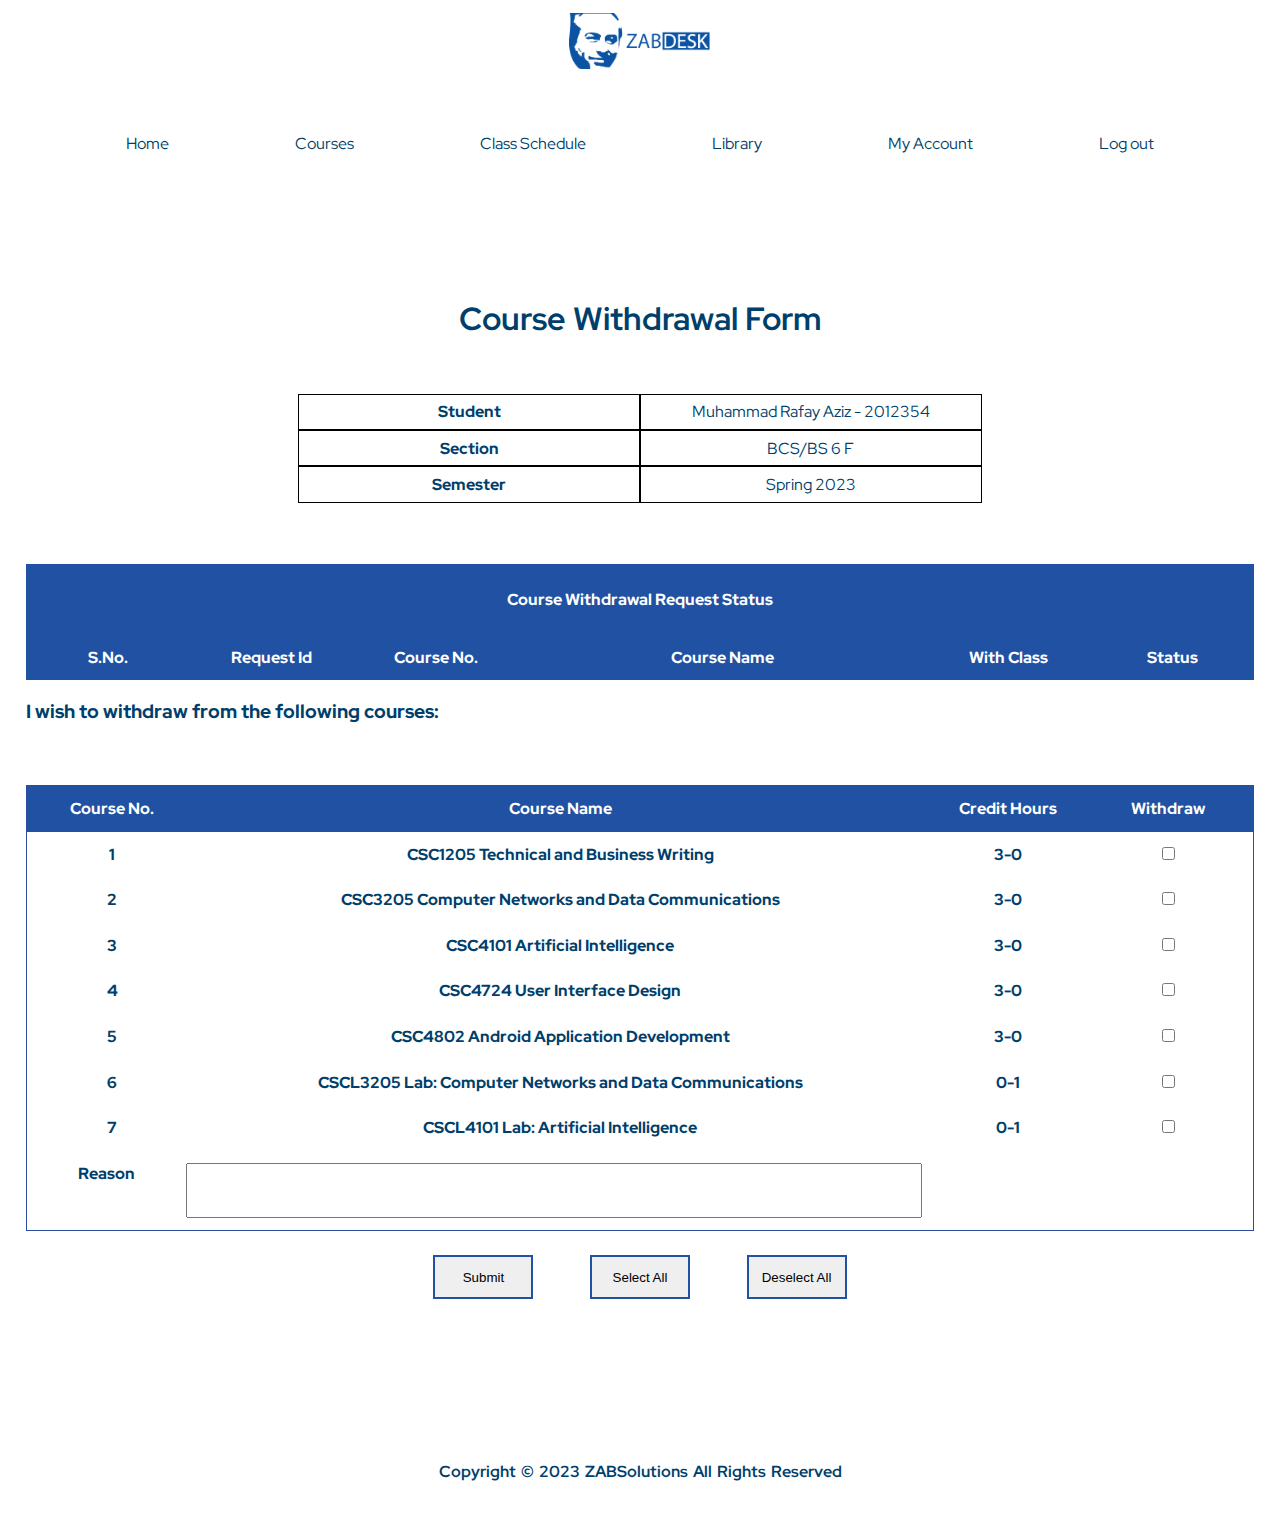
<file: Course-Withdrawal-page/index.html>
<!DOCTYPE html>
<html lang="en">

<head>
    <meta charset="UTF-8">
    <meta http-equiv="X-UA-Compatible" content="IE=edge">
    <meta name="viewport" content="width=device-width, initial-scale=1.0">
    <title>Home</title>
    <link rel="stylesheet" href="style.css">
    <link rel="preconnect" href="https://fonts.gstatic.com" crossorigin>
    <link href="https://fonts.googleapis.com/css2?family=Red+Hat+Display:wght@300;400;500;600;700;800;900&display=swap"
        rel="stylesheet">
    <script defer src="main.js"></script>
</head>

<body>
    <div class="main-container">

        <header> <img src="szabist logo.png" alt=""> </header>


        <div class="hamburger" onclick="change()">
            <div class="patty"></div>
            <div class="patty"></div>
            <div class="patty"></div>
        </div>

        <div class="side">
            <ul class="side-menu">

                <li id="option-1"> <a href="../Home-page/index.html">Home</a></li>

                <li class="side-menu-li" id="option-2">Courses
                    <ul class="DropDownMenus" id="DropDownMenus_1">
                        <li class="DDM"><a href="#"> Course Registration </a></li>
                        <li class="DDM"><a href="#"> Current Semester </a></li>
                        <li class="DDM"><a href="#"> Previous Semester </a></li>
                        <li class="DDM"><a href="#"> Printing Report </a></li>
                        <li class="DDM"><a href="../Course-Withdrawal-page/index.html"> Course withdrawal </a></li>
                        <li class="DDM"><a href="#"> Course Improvement </a></li>
                        <li class="DDM"><a href="#"> Semester Result </a></li>
                    </ul>
                </li>

                <li class="side-menu-li" id="option-3 "> Class Schedule
                    <ul class="DropDownMenus" id="DropDownMenus_2">
                        <li class="DDM"><a href="#"> Current Week Schedule </a></li>
                        <li class="DDM"><a href="#"> Advance Week Schedule </a></li>
                        <li class="DDM"><a href="#"> Class Schedule </a></li>
                        <li class="DDM"><a href="#"> Exam Schedule </a></li>
                        <li class="DDM"><a href="#"> Daily Class Schedule </a></li>

                    </ul>
                </li>

                <li class="side-menu-li" id="option-4">Library
                    <ul class="DropDownMenus" id="DropDownMenus_3">
                        <li class="DDM"><a href="#"> Library Books Issued</a></li>
                        <li class="DDM"><a href="#"> Library Card Request </a></li>

                    </ul>
                </li>

                <li class="side-menu-li" id="option-5">My Account
                    <ul class="DropDownMenus" id="DropDownMenus_4">
                        <li class="DDM"><a href="#"> Change Password </a></li>
                        <li class="DDM"><a href="#"> Profile Documents</a></li>
                        <li class="DDM"><a href="#"> ID Card Request </a></li>
                        <li class="DDM"><a href="#"> Change Profile Request </a></li>
                    </ul>
                </li>

                <li id="option-6"><a href="../login page/index.html"> Log out</a></li>

            </ul>
        </div>

        <nav>
            <ul class="navigation">
                <li id="li-1"><a href="../Home-page/index.html">Home</a> </li>

                <li class="nav-li" class="nav-li" id="li-2"><a href="#">Courses</a>
                    <ul class="DropDownMenu" id="DropDownMenu_1">
                        <li class="DDM"><a href="#"> Course Registration </a></li>
                        <li class="DDM"><a href="#"> Current Semester </a></li>
                        <li class="DDM"><a href="#"> Previous Semester </a></li>
                        <li class="DDM"><a href="#"> Printing Report </a></li>
                        <li class="DDM"><a href="../Course-Withdrawal-page/index.html"> Course withdrawal </a></li>
                        <li class="DDM"><a href="#"> Course Improvement </a></li>
                        <li class="DDM"><a href="#"> Semester Result </a></li>
                    </ul>
                </li>

                <li class="nav-li" id="li-3"> <a href="#">Class&nbsp;Schedule</a>
                    <ul class="DropDownMenu" id="DropDownMenu_2">
                        <li class="DDM"><a href="#"> Current Week Schedule </a></li>
                        <li class="DDM"><a href="#"> Advance Week Schedule </a></li>
                        <li class="DDM"><a href="#"> Class Schedule </a></li>
                        <li class="DDM"><a href="#"> Exam Schedule </a></li>
                        <li class="DDM"><a href="#"> Daily Class Schedule </a></li>

                    </ul>
                </li>

                <li class="nav-li" id="li-4"><a href="#">Library</a>
                    <ul class="DropDownMenu" id="DropDownMenu_3">
                        <li class="DDM"><a href="#"> Library Books Issued</a></li>
                        <li class="DDM"><a href="#"> Library Card Request </a></li>
                    </ul>
                </li>

                <li class="nav-li" id="li-5"> <a href="#">My Account</a>
                    <ul class="DropDownMenu" id="DropDownMenu_4">
                        <li class="DDM"><a href="#"> Change Password </a></li>
                        <li class="DDM"><a href="#"> Profile Documents</a></li>
                        <li class="DDM"><a href="#"> ID Card Request </a></li>
                        <li class="DDM"><a href="#"> Change Profile Request </a></li>

                    </ul>
                </li>

                <li id="li-6"> <a href="../login page/index.html"> Log out</a> </li>
            </ul>
            </ul>
        </nav>

        <!-- ----------------------------------(start)---------------------------------->
        <!-- (Write your code here) -->

        <form class="forms" action="#">

            <h5 class="purpose"> Course Withdrawal Form</h5>
            <div class="info">
                <span class="student">
                    <span>Student</span>
                    <span> Muhammad Rafay Aziz - 2012354 </span>
                </span>
                <span class="section">
                    <span>Section</span>
                    <span> BCS/BS 6 F</span>
                </span>
                <span class="semester">
                    <span>Semester</span>
                    <span> Spring 2023 </span>
                </span>
            </div>


            <div class="request-status-heading top-headings" >Course Withdrawal Request Status</div>

            <div class="request-status top-headings">
                <span>S.No.</span>
                <span>Request Id</span>
                <span>Course No.</span>
                <span>Course Name</span>
                <span>With Class</span>
                <span>Status</span>
            </div>

            <div class="request-status-of-courses ">
                <span class="SNo"></span>
                <span class="RId"> </span>
                <span class="CNo"> </span>
                <span class="CName"> </span>
                <span class="WClass"></span>
                <span class="St"></span>
            </div>

            <div class="request-status-of-courses ">
                <span class="SNo"></span>
                <span class="RId"> </span>
                <span class="CNo"> </span>
                <span class="CName"> </span>
                <span class="WClass"></span>
                <span class="St"></span>
            </div>

            <div class="request-status-of-courses ">
                <span class="SNo"></span>
                <span class="RId"> </span>
                <span class="CNo"> </span>
                <span class="CName"> </span>
                <span class="WClass"></span>
                <span class="St"></span>
            </div>

            <div class="request-status-of-courses ">
                <span class="SNo"></span>
                <span class="RId"> </span>
                <span class="CNo"> </span>
                <span class="CName"> </span>
                <span class="WClass"></span>
                <span class="St"></span>
            </div>

            <div class="request-status-of-courses ">
                <span class="SNo"></span>
                <span class="RId"> </span>
                <span class="CNo"> </span>
                <span class="CName"> </span>
                <span class="WClass"></span>
                <span class="St"></span>
            </div>

            <div class="request-status-of-courses ">
                <span class="SNo"></span>
                <span class="RId"> </span>
                <span class="CNo"> </span>
                <span class="CName"> </span>
                <span class="WClass"></span>
                <span class="St"></span>
            </div>

            <div class="request-status-of-courses ">
                <span class="SNo"></span>
                <span class="RId"> </span>
                <span class="CNo"> </span>
                <span class="CName"> </span>
                <span class="WClass"></span>
                <span class="St"></span>
            </div>





            <h3 class="wish">I wish to withdraw from the following courses:</h3>

            <div  class="new-rows">
                <span class=" first-col"></span>
                <span class=" second-col" ></span>
                <span class="  third-col"> </span>
                <!-- <span class=" fourth-col"> <input class="tick" type="checkbox"></span> -->
            </div>

            <div  class="new-rows">
                <span class=" first-col"></span>
                <span class=" second-col" ></span>
                <span class=" third-col"> </span>
                <!-- <span class=" fourth-col"> <input class="tick" type="checkbox"></span> -->
            </div>

            <div  class="new-rows">
                <span class=" first-col"></span>
                <span class=" second-col" ></span>
                <span class="third-col"> </span>
                <!-- <span class="fourth-col "> <input class="tick" type="checkbox"></span> -->
            </div>

            <div  class=" new-rows">
                <span class=" first-col"></span>
                <span class=" second-col" ></span>
                <span class=" third-col"> </span>
                <!-- <span class=" fourth-col"> <input class="tick" type="checkbox"></span> -->
            </div>

            <div  class=" new-rows">
                <span class="  first-col"></span>
                <span class="  second-col" ></span>
                <span class="  third-col"> </span>
                <!-- <span class="fourth-col"> <input class="tick" type="checkbox"></span> -->
            </div>

            <div  class=" new-rows">
                <span class="  first-col"></span>
                <span class=" second-col" ></span>
                <span class=" third-col"> </span>
                <!-- <span class="  fourth-col"> <input class="tick" type="checkbox"></span> -->
            </div>

            <div  class=" new-rows">
                <span class=" first-col"></span>
                <span class=" second-col " ></span>
                <span class="third-col"> </span>
                <!-- <span class=" fourth-col "> <input class="tick" type="checkbox"></span> -->
            </div>






            <div class="form-content-container">

                <div class="listed-courses top-headings">
                    <span class="listed-courses-items">Course No.</span>
                    <span class="listed-courses-items">Course Name</span>
                    <span class="listed-courses-items">Credit Hours</span>
                    <span class="listed-courses-items"> Withdraw   </span>
                </div>

                <div class="listed-courses">
                    <span class="listed-courses-items course-number">1</span>
                    <span class="listed-courses-items course-name">	CSC1205 Technical and Business Writing</span>
                    <span class="listed-courses-items credit-hours">3-0 </span>
                    <span class="listed-courses-items tick-container"> <input class="tick" type="checkbox">
                    </span>
                </div>

                <div  class="listed-courses">
                    <span class="listed-courses-items course-number">2</span>
                    <span class="listed-courses-items course-name">	CSC3205 Computer Networks and Data Communications</span>
                    <span class="listed-courses-items credit-hours">3-0 </span>
                    <span class="listed-courses-items tick-container"> <input class="tick" type="checkbox">
                    </span>
                </div>

                <div  class="listed-courses">
                    <span class="listed-courses-items course-number">3</span>
                    <span class="listed-courses-items course-name" >CSC4101 Artificial Intelligence</span>
                    <span class="listed-courses-items credit-hours">3-0 </span>
                    <span class="listed-courses-items tick-container"> <input class="tick" type="checkbox">
                    </span>
                </div>

                <div  class="listed-courses">
                    <span class="listed-courses-items course-number">4</span>
                    <span class="listed-courses-items course-name">	CSC4724 User Interface Design</span>
                    <span class="listed-courses-items credit-hours">3-0 </span>
                    <span class="listed-courses-items tick-container"> <input class="tick" type="checkbox">
                    </span>
                </div>

                <div  class="listed-courses">
                    <span class="listed-courses-items course-number">5</span>
                    <span class="listed-courses-items course-name">	CSC4802 Android Application Development</span>
                    <span class="listed-courses-items credit-hours">3-0 </span>
                    <span class="listed-courses-items tick-container"> <input class="tick" type="checkbox">
                    </span>
                </div>

                <div  class="listed-courses">
                    <span class="listed-courses-items course-number">6</span>
                    <span class="listed-courses-items course-name" > CSCL3205 Lab: Computer Networks and Data Communications</span>
                    <span class="listed-courses-items credit-hours">0-1 </span>
                    <span class="listed-courses-items tick-container"> <input class="tick" type="checkbox" >
                    </span>
                </div>

                <div  class="listed-courses">
                    <span class="listed-courses-items course-number">7</span>
                    <span class="listed-courses-items course-name">	CSCL4101 Lab: Artificial Intelligence</span>
                    <span class="listed-courses-items credit-hours">0-1</span>
                    <span class="listed-courses-items tick-container"> <input class="tick" type="checkbox">
                    </span>
                </div>

                <div>
                    <span class="fw">Reason</span>
                    <span> <input type="text">      </span>
                </div>





            </div>

            <div class="btn-container">
                <button type="button" onclick="status_update()"> Submit</button>
                <button id="sAll" type="button" onclick="selectAll()"> Select All</button>
                <button type="button" onclick="deselectAll()"> Deselect All</button>
            </div>




        </form>



        <!-- -------------------------- (end)-------------------------- -->


        <footer>
            <h4>Copyright © 2023 <span>ZABSolutions</span> All Rights Reserved</h4>
        </footer>

    </div>




</body>

</html>
</file>
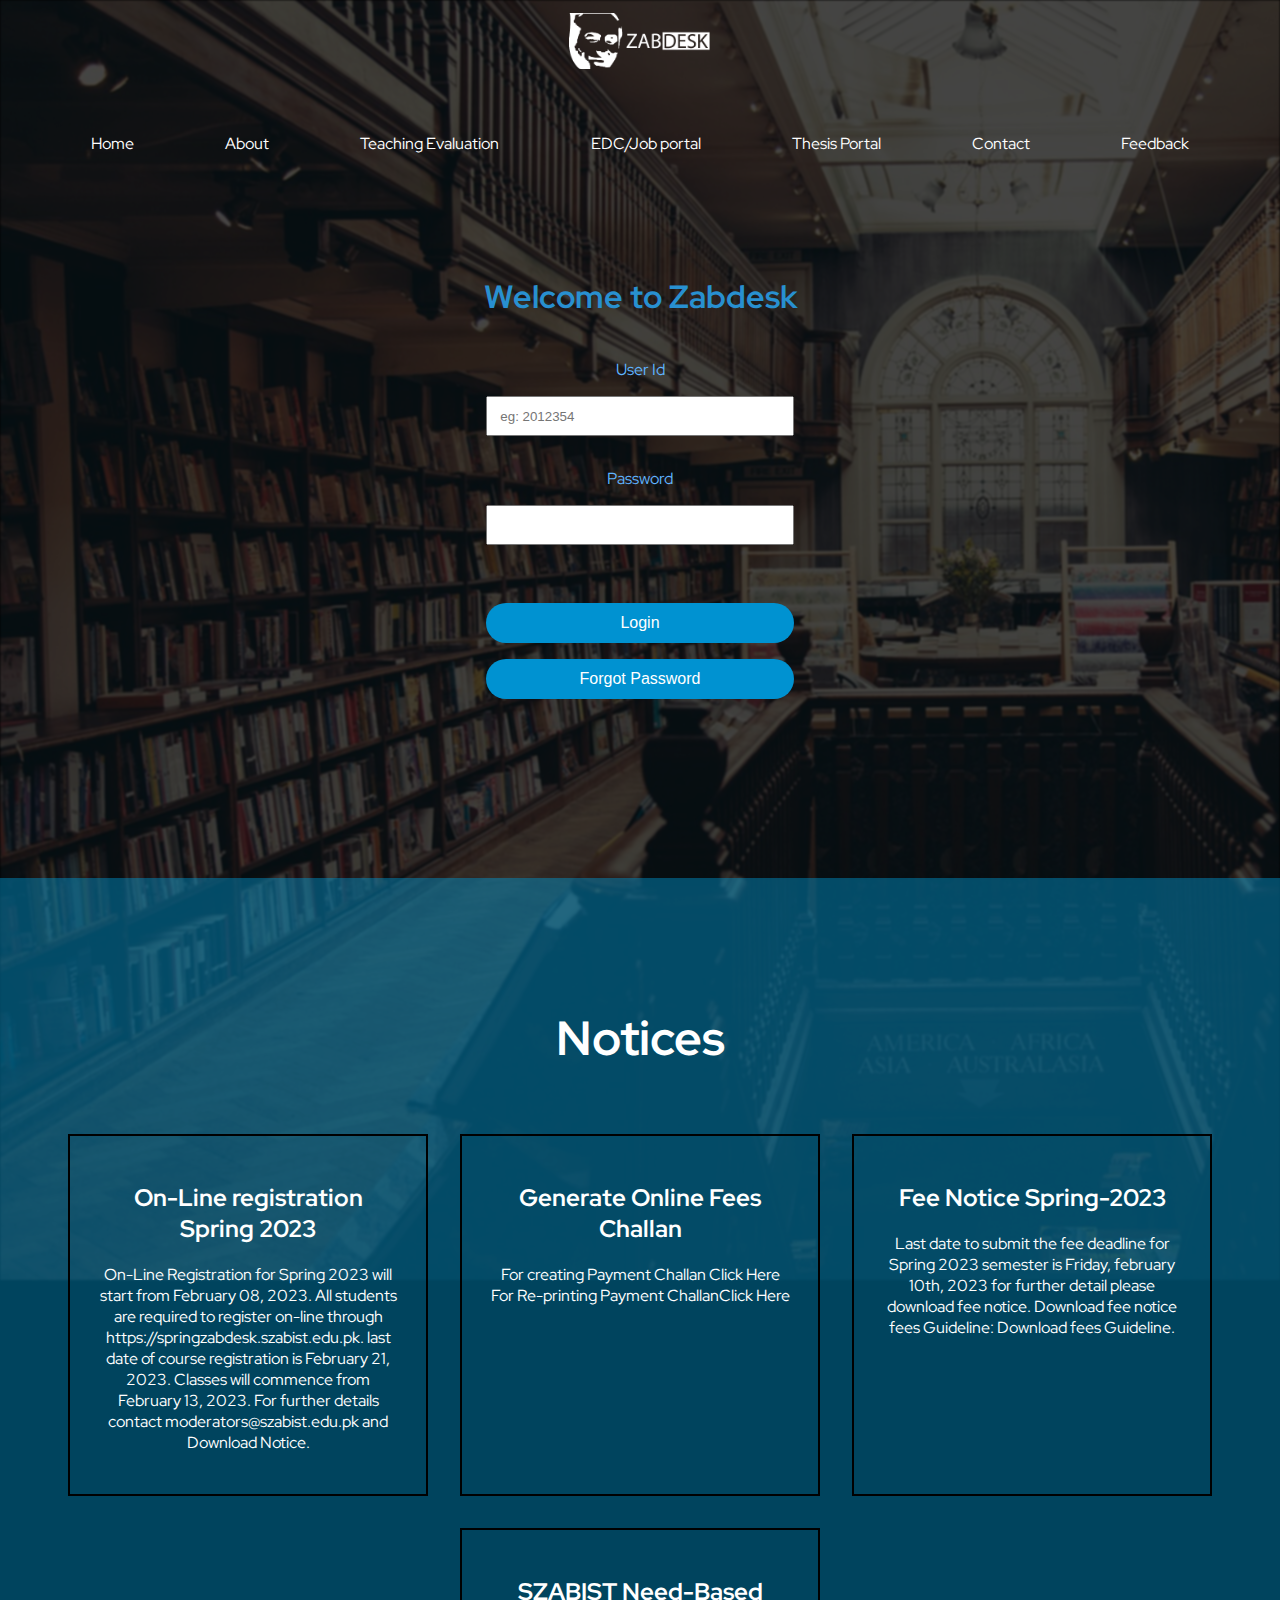
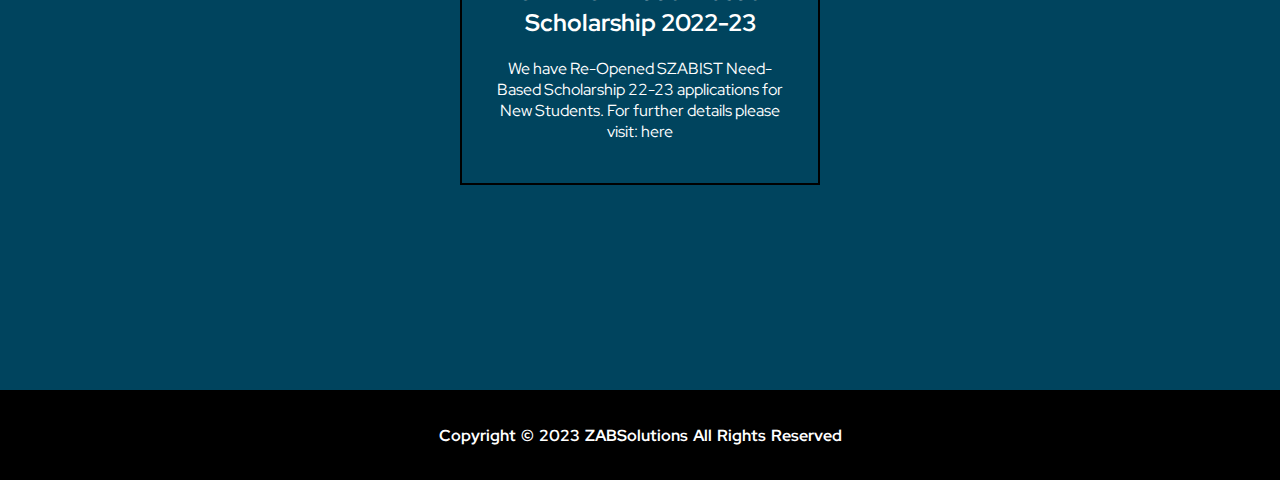
<file: login page/index.html>
<!DOCTYPE html>
<html lang="en">
<head>
    <meta charset="UTF-8">
    <meta http-equiv="X-UA-Compatible" content="IE=edge">
    <meta name="viewport" content="width=device-width, initial-scale=1.0">
    <title>Zabdesk</title>
    <script defer src="main.js"> </script>
    <link rel="stylesheet" href="style.css">
    <link rel="preconnect" href="https://fonts.gstatic.com" crossorigin>
    <link href="https://fonts.googleapis.com/css2?family=Red+Hat+Display:wght@300;400;500;600;700;800;900&display=swap" rel="stylesheet">
</head>
<body>
    
    <div class="main-container">
        
        <header> <img src="szabist logo new.png" alt=""> </header>

        
        <div class="hamburger" onclick="change()">
            <div class="patty"></div>
            <div class="patty"></div>
            <div class="patty"></div>
        </div>

        <div class="side">
            <ul class="side-menu">
                <li id="option-1">Home</li>
                <li id="option-2">About</li>
                <li id="option-3">Teaching Evaluation</li>
                <li id="option-4">EDC/Job portal </li>
                <li id="option-5">Thesis Portal </li>
                <li id="option-6">Contact</li>
                <li id="option-7">Feedback</li>
            </ul>
        </div>
        
        <nav>   
            <ul class="navigation">
                <li id="li-1">Home</li>
                <li id="li-2">About</li>
                <li id="li-3">Teaching Evaluation</li>
                <li id="li-4">EDC/Job portal </li>
                <li id="li-5">Thesis Portal </li>
                <li id="li-6">Contact</li>
                <li id="li-7">Feedback</li>
            </ul>
        </nav>
        
        
        <!-- <section class="login-section">
            
            <h1>Login</h1>
            
        </section> -->


        <form action="#">
            
            <h1 class="heading"> Welcome to Zabdesk </h1>
            
            
            <label for="id">User Id</label>
            <div class="input-containers">
                <input id="username" type="text" name="id" placeholder="eg: 2012354" >
            </div>
            <div id="error-1"> </div>
            
            <label for="pass">Password</label>
            <div class="input-containers">
                <input id="password" type="text" name="pass">
            </div>
            <ul id="error-2"> </ul>
            
            
            <button id="btn-1" type="button" onclick="validation()"> Login </button>
            <button id="btn-2" type="button" onclick="reset_pass_page_open()"> Forgot Password</button>
            
            
        </form>
        

        
        <section>
            <h1 class="notice-board-heading">Notices</h1>
            
            <div class="boxes" id="box_1">
                <h2>On-Line registration Spring 2023</h2>
                <p>On-Line Registration for Spring 2023 will start from February 08, 2023. All students are required to register on-line
                    through
                    https://springzabdesk.szabist.edu.pk.
                    last date of course registration is February 21, 2023. Classes will commence from February 13, 2023. For further details contact
            moderators@szabist.edu.pk and
            Download Notice.</p>
    </div>
    <div class="boxes" id="box_2">
        <h2>Generate Online Fees Challan</h2>
        <p>For creating Payment Challan Click Here For Re-printing Payment ChallanClick Here</p>
    </div>
    <div class="boxes" id="box_3">
        <h2>Fee Notice Spring-2023</h2>
        <p>Last date to submit the fee deadline for Spring 2023 semester is Friday, february 10th, 2023 for further detail please download fee notice. Download fee notice
            fees Guideline: Download fees Guideline.</p>
        </div>
        <div class="boxes" id="box_4">
            <h2>SZABIST Need-Based Scholarship 2022-23</h2>
            <p>We have Re-Opened SZABIST Need- Based Scholarship 22-23 applications for New Students. For further details please visit: here</p>
        </div>
        <!-- <div class="boxes" id="box_5">
            <h2></h2>
            <p></p>
        </div>
        <div class="boxes" id="box_6">
            <h2></h2>
            <p></p>
        </div> -->
</section>



<footer>
    <h4>Copyright © 2023 <span>ZABSolutions</span> All Rights Reserved</h4>
</footer>



</div>


</body>
</html>
</file>
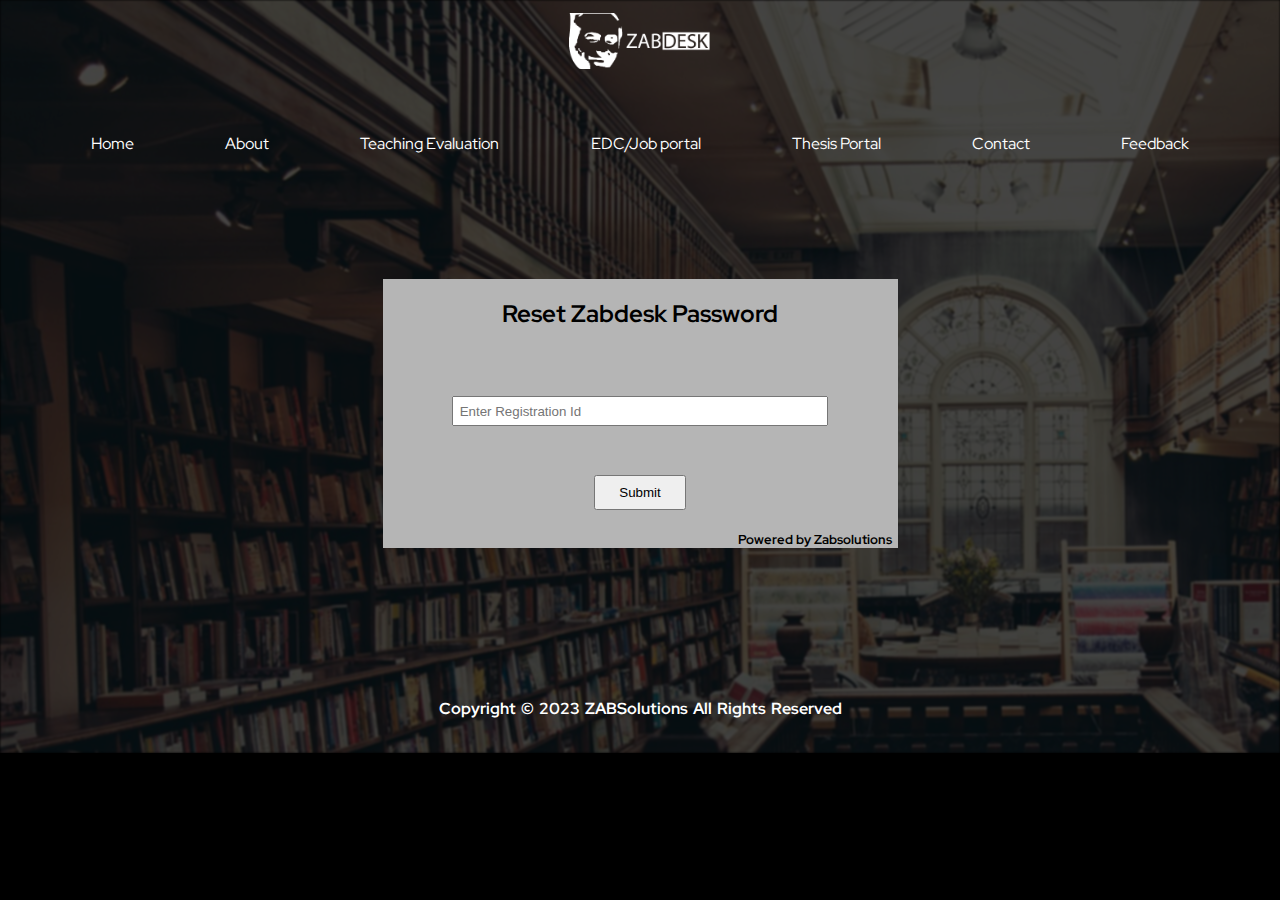
<file: Reset-password-page/index.html>
<!DOCTYPE html>
<html lang="en">

<head>
    <meta charset="UTF-8">
    <meta http-equiv="X-UA-Compatible" content="IE=edge">
    <meta name="viewport" content="width=device-width, initial-scale=1.0">
    <title>Zabdesk</title>
    <script defer src="main.js"> </script>
    <link rel="stylesheet" href="style.css">
    <link rel="preconnect" href="https://fonts.gstatic.com" crossorigin>
    <link href="https://fonts.googleapis.com/css2?family=Red+Hat+Display:wght@300;400;500;600;700;800;900&display=swap"
        rel="stylesheet">
</head>

<body>

    <div class="main-container">

        <header> <img src="szabist logo new.png" alt=""> </header>


        <div class="hamburger" onclick="change()">
            <div class="patty"></div>
            <div class="patty"></div>
            <div class="patty"></div>
        </div>

        <div class="side">
            <ul class="side-menu">
                <li id="option-1"> <a href="../login page/index.html">Home</a></li>
                <li id="option-2">About</li>
                <li id="option-3">Teaching Evaluation</li>
                <li id="option-4">EDC/Job portal </li>
                <li id="option-5">Thesis Portal </li>
                <li id="option-6">Contact</li>
                <li id="option-7">Feedback</li>
            </ul>
        </div>

        <nav>
            <ul class="navigation">
                <li id="li-1"><a href="../login page/index.html">Home</a></li>
                <li id="li-2">About</li>
                <li id="li-3">Teaching Evaluation</li>
                <li id="li-4">EDC/Job portal </li>
                <li id="li-5">Thesis Portal </li>
                <li id="li-6">Contact</li>
                <li id="li-7">Feedback</li>
            </ul>
        </nav>






        <section class="reset-pass-container">
            <h3>Reset Zabdesk Password</h3>
            <div>
                <input id="this" class="Reg-id" type="text" placeholder="Enter Registration Id">
                <div id="err" class=""> </div>
            </div>
            <button class="reg-id-submit-btn" type="button" onclick="reg_id_check()">Submit</button>
            <h5>Powered by Zabsolutions</h5>

        </section>


        <section class="change-password-container wi0 change-password-containerll">

            <div class="boxes">
                <label for="">New Password</label>
                <input id="password1" type="text">
            </div>

            <div class="boxes">
                <label for="">Confirm Password</label>
                <input id="password2" type="text">
                <div>
                    <ul class="error-field"> </ul>
                </div>
            </div>

            <button class="continue" type="button" onclick="verify()">Continue</button>


            
            
            
            <div id="pop" class="wi1">
                <h4>Password Changed Succesfully</h4>
            </div>
            
        </section>










        <footer>
            <h4>Copyright © 2023 <span>ZABSolutions</span> All Rights Reserved</h4>
        </footer>



    </div>


</body>

</html>
</file>
<file: Course-Withdrawal-page/style.css>
* {
    box-sizing: border-box;
}

:root {
    --logo-color: #2051a2;
}


body {
    margin: 0;
    padding: 0;
    /* color: #ffffff; */
    color: #003f6c;
    /* background-color: #c9c9c9; */
    background-color: white;
    font-family: 'Red Hat Display', sans-serif;

}


.main-container {
    width: 100%;
    height: 100%;
    position: relative;

}


/*------------------------------------------------ Navigation and Hamburger and SideMenu (start)------------------------------------------------ */


header {
    width: 100%;
    height: auto;
    /* margin-top: 2%; */
}

header img {
    width: 10%;
    width: 143px;
    display: block;
    margin: auto;

    padding-top: 1%;
}

.navigation {
    width: 100%;
    height: 13vh;
    display: flex;
    justify-content: space-evenly;
    align-items: center;
    padding-left: 0;
    /* list-style: none; */
}

.navigation li {
    list-style: none;
    /* font-size: 2rem; */
}

a{
    text-decoration: none;
    color: inherit;
}

.side-menu {
    display: none;
    transition: 0s all;
}

.side-menu-open {
    display: none;
    transition: 0s all;
}

.side-menu {
    display: none;
}






.nav-li {
    position: relative;
    padding: 2% 0%;
    cursor: pointer;
    transition: 0.5s all;
}

.DropDownMenu {
    width: 222px;
    padding-top: 38px;
    gap: 2rem;
    background-color: white;
    display: flex;
    flex-direction: column;
    align-items: center;
    justify-content: end;
    list-style: none;
    position: absolute;
    top: 72px;
    padding: 0px;
    left: -65px;
    color: black;
    overflow: hidden;
    height: 0px;
    transition: 0.5s all;
}

#DropDownMenu_1{
    left: -77px;
}
#DropDownMenu_2{
    left: -56px;
}
#DropDownMenu_3{
    left: -83px;
}
#DropDownMenu_4{
    left: -65px;
}


.nav-li:nth-child(2):hover .DropDownMenu {
    padding: 21px;
    height: 384px;
}
.nav-li:nth-child(3):hover .DropDownMenu {
    padding: 21px;
    height: 276px;
}
.nav-li:nth-child(4):hover .DropDownMenu {
    padding: 21px;
    height: 120px;
}
.nav-li:nth-child(5):hover .DropDownMenu {
    padding: 21px;
    height: 227px;
}


.DDM:hover {
    color: #009bf5;
    cursor: pointer;
   
}

/*------------------------------------------------ Navigation and Hamburger and SideMenu (end)------------------------------------------------ */



.forms {
    background-color: rgb(255, 255, 255);
    width: 100%;
    padding: 2%;
    margin-bottom: 7%;
}

.purpose {
    text-align: center;
    font-size: 2rem;
}

.info {
    width: 100%;
    text-align: center;
    display: flex;
    justify-content: center;
    margin-bottom: 5%;
    flex-wrap: wrap;
}

.info span{
    display: flex;
    justify-content: center;
    min-width: 51%;
    align-items: center;
    gap: 0rem;
    width: 670px;
}

.info span span {

    display: inline-block;
    padding: 1% 3%;
    border: 1px solid black;
    margin: 0;

}

.info span span:nth-of-type(odd) {
    font-weight: 800;
}


.top-headings{
    background-color: var(--logo-color);
    color: white;
    font-weight: 800;
}

.out{
    outline: 1px solid var(--logo-color);
}

.fw{
    font-weight: 800;
    
}


.request-status-heading{
    text-align: center;
    padding: 2%;
}

.request-status{
    display: flex;
    justify-content: center;
    width: 100%;
}

.request-status span{
    display: inline-block;
    width: 14%;
    text-align: center;
    padding: 1% 1%;
}

.request-status span:nth-child(4){
    width: 35%;
}




.wish{
    text-align: start;
    font-weight: 800;
}




.form-content-container {
    background-color: rgb(255 255 255);
    border: 1px solid #2b4da1;
    margin-top: 5%;
}


.listed-courses-items{
    display: inline-block;
    width: 20%;
    text-align: center;
    padding: 1% 1%;
    font-weight: 800;
}
.listed-courses{
    width: 100%;
    display: flex;
    justify-content: center;
    flex-direction: row;
}

.listed-courses .listed-courses-items:nth-child(1){
/* .form-content-container div span:nth-child(1){ */
    width: 13%;
}
.listed-courses .listed-courses-items:nth-child(2){
/* .form-content-container div span:nth-child(2){ */
    width: 60%;
}
.listed-courses .listed-courses-items:nth-child(3){
/* .form-content-container div span:nth-child(3){ */
    width: 13%;
}
.listed-courses .listed-courses-items:nth-child(4){
/* .form-content-container div span:nth-child(4){ */
    width: 13%;
}


.form-content-container div:last-child{
    display: flex;
    justify-content: flex-start;
    margin-bottom: 1%;
    margin-top: 1%;
}
.form-content-container div:last-child span:nth-child(1){
    width: 13%;
    text-align: center;
}
.form-content-container div:last-child span:nth-child(2){
   width: 60%;
}
.form-content-container div:last-child span:nth-child(2) input{
    width: 100%;
    padding: 0%;
    height: 55px;
}









.btn-container {
    width: 100%;
    display: flex;
    justify-content: center;
    gap: 2rem;
    flex-direction: row;
    margin-top: 1%;
    /* background-color: var(--logo-color); */
}

.btn-container button {
    width: 8%;
    width: 100px;
    padding: 1% 1%;
    margin: 1%;
    border: 2px solid var(--logo-color);
}









/*-------------------------------------------------------- Footer (start)------------------------------------------------ */

footer {
    height: 10vh;
    width: 100%;
    display: flex;
}

footer h4 {
    text-align: center;
    margin: auto;
    width: 100%;
    word-spacing: 2px;
}


/*-------------------------------------------------------- Footer (end)------------------------------------------------ */







@media screen and (max-width:1024px) {


    /*------------------------------------------------ Navigation and Hamburger and SideMenu (start)------------------------------------------------ */
    .navigation {
        display: none;
    }

    .hamburger {
        position: absolute;
        /* position: fixed; */
        top: 96px;
        top: 66px;
        right: 15px;
        z-index: 2;
    }



    .patty {
        background-color: rgb(0, 0, 0);
        width: 3vw;
        width: 40px;
        height: 0.7vh;
        height: 5px;
        margin: 7px;
    }

    .change_color {
        background-color: white;
    }


    .turn1 {
        rotate: 45deg;
        margin-bottom: -9%;
        margin-top: 33%;
    }

    .turn2 {
        rotate: -45deg;
        margin-top: 0px;
    }

    .turn3 {
        display: none;
    }


    .side-menu {
        width: 25%;
        width: 308px;
        height: 100%;
        position: fixed;
        display: flex;
        flex-direction: column;
        top: 0;
        justify-content: flex-start;
        align-items: center;
        padding-top: 5%;
        margin-left: 0;
        padding-left: 0;
        right: 0;
        list-style: none;
        gap: 3rem;
        margin-top: 0;
        z-index: 1;
        margin-right: -41%;
        background-color: #003f6c;
        transition: 1s all;
        color: #ffffff;
        padding-top: 110px;
        overflow: auto;

    }

    .side-menu-open {
        margin-right: 0%;
        transition: 1s all;

    }


    .side-menu-li {
        position: relative;
        padding: 2% 0%;
        cursor: pointer;
        transition: 0.5s all;
    }


    .DropDownMenus {
        /* width: 193px; */
        width: 218px;
        padding-top: 38px;
        gap: 2rem;
        background-color: white;
        display: flex;
        flex-direction: column;
        align-items: center;
        justify-content: end;
        list-style: none;
        position: absolute;
        top: 72px;
        padding: 0px;
        left: -65px;
        color: black;
       
        overflow: hidden;
        height: 0px;
        transition: 0.5s all;
    } 


    #DropDownMenus_1{
        left: -77px;
    }
    #DropDownMenus_2{
        left: -56px;
    }
    #DropDownMenus_3{
        left: -83px;
    }
    #DropDownMenus_4{
        left: -65px;
    }




    /* .side-menu-li:hover .DropDownMenu {
        padding: 21px;
        height: 327px;
        z-index: 10;
    
    } */

    .hello{
        padding: 21px;
        height: 380px;
        z-index: 10;  
    }

    .hello_0 {
        padding: 21px;
        height: 380px;
        z-index: 10;
    }
    .hello_1 {
        padding: 21px;
        height: 217px;
        z-index: 10;
    }
    .hello_2 {
        padding: 21px;
        height: 116px;
        z-index: 10;
    }
    .hello_3 {
        padding: 21px;
        height: 223px;
        z-index: 10;
    }
    
  
    
    .DDM:hover {
        color: #009bf5;
        cursor: pointer;
       
    }
    

    /*---------------------------------------------- Navigation and Hamburger and SideMenu (end)------------------------------------------ */

    .info span {
        padding: 1% 1.5%;
    }

    .request-status span{
        padding: 1% 0%;
        font-size: 0.9rem;
        width: 10%;
    }

    .listed-courses-items{
        font-size: 0.9rem;
    }

    .request-status span:nth-child(4) {
        width: 46%;
    }

}







@media screen and (max-width:768px) {

    /*------------------------------------------------ Navigation and Hamburger and SideMenu (start)------------------------------------------------ */
    .side-menu {
        width: 40%;
        width: 308px;
        width: 269px;
        margin-right: -56%;
        padding-top: 110px;
    }

    .side-menu-open {
        margin-right: 0%;
    }

    /*---------------------------------------------- Navigation and Hamburger and SideMenu (end)------------------------------------------ */


    .info span {
        font-size: 0.6rem;
        width: 416px;
    }


    header {
        margin-top: 2%;
        height: 10vh;
    }

    .purpose{
        margin-top: 25%;
    }

    .request-status-heading {
        font-size: 0.8rem;
    }
    
    .request-status{
        align-items: center;
    }

    .request-status span {
        width: 14%;
        font-size: 0.8rem;
    }
    .request-status span:nth-child(4) {
        width: 47%;
    }

    .wish {
        text-align: center;
        margin-top: 6%;
    }

    .listed-courses{
        align-items: center;
    }

    .listed-courses-items {
        font-size: 0.8rem;
    }

    .listed-courses .listed-courses-items:nth-child(2) {
        width: 58%;
    }


    .form-content-container {
        margin-top: 9%;
    }

    .form-content-container div:last-child span:nth-child(1) {
        font-size: 0.8rem;
    }
    .form-content-container div:last-child span:nth-child(2) input {
        height: 37px;
    }

}










@media screen and (max-width:480px) {



    /*---------------------------------------- Navigation and Hamburger and SideMenu and Footer (start)------------------------------------------------ */

    .side-menu {
        width: 100%;
        margin-right: -100%;
    }

    .side-menu-open {
        margin-right: 0%;
    }




    .hamburger {
        top: 21px;
        position: absolute;
    }

    header img {
        padding-top: 87px;
    }





    footer h4 {
        font-size: clamp(0.1rem, 2.1vw + 0.2rem, 7rem);
    }

    /*---------------------------------------------- Navigation and Hamburger and SideMenu and Footer(end)------------------------------------------ */



    .info span {
        font-size: clamp(0.1rem, 1vw + 0.3rem, 0.7rem);
            padding: 1% 0.3%;
            width: 321px;
    }

.purpose{
    font-size: 1.3rem;
    margin-top: 36%;
}

    .request-status-heading {
        font-size: 0.8rem;
        font-size: clamp(0.1rem, 0.1rem + 2vw, 0.8rem);
    }
    .request-status span {
        
        font-size: 0.8rem;
        font-size: clamp(0.1rem, 0.1rem + 2vw, 0.8rem);
    }
    
    .listed-courses-items {
        font-size: 0.8rem;
        font-size: clamp(0.1rem, 0.1rem + 2vw, 0.8rem);
    }
    
    .form-content-container div:last-child span:nth-child(1) {
        font-size: 0.8rem;
        font-size: clamp(0.1rem, 0.1rem + 2vw, 0.8rem);
    }
    
    .wish{
        font-size: 0.8rem;

    }

    .btn-container {
        gap: 1rem;
    }

    .btn-container button{
        width: 8%;
        width: 72px;
        padding: 1% 1%;
        margin: 3% 1%;
        border: 1px solid var(--logo-color);
        font-size: 0.7rem;
    }

}
</file>
<file: login page/style.css>
*{
    box-sizing: border-box;
}

body{
    margin: 0;
    padding: 0;
    background-color: #444444;
    background-color: black;
    color: #ffffff;
    font-family: 'Red Hat Display', sans-serif;
 
}


.main-container{
    width: 100%;
    height: 100%;
    position: relative;
    overflow: hidden;
}

.main-container::before{
    content: "";
    position: absolute;
    width: 100%;
    height: 100%;
    background-image: url('library.jpg');
    background-repeat: no-repeat;
       background-attachment: fixed;

    /* background-position: left; */
    top: 0%;
    right: 0%;
    z-index: -1;
    opacity: 0.3;
    filter: blur(1px);
}

header{
   width: 100%;
   height: auto;
   /* margin-top: 2%; */
}

header img{
    width: 10%;
    width: 143px;
    display: block;
    margin: auto;
    filter: brightness(22.5);
    padding-top: 1%;
}











.navigation{
    width: 100%;
    height: 13vh;
    display: flex;
    justify-content: space-evenly;
    align-items: center;
    padding-left: 0;
}

.navigation li{
    list-style: none;
    /* font-size: 2rem; */
}

.side-menu{
    display: none;
    transition: 0s all;
}
.side-menu-open{
    display: none;
    transition: 0s all;
}

.side-menu{
    display: none;
}



form{
    width: 100%;
    display: flex;
    flex-direction: column;
    justify-content: center;
    align-items: center;
    text-align: center;
    gap: 1rem;
    margin-top: 4%;
    
}

form .heading{
    
    margin-bottom: 2%;
    color: #5fb4ff;
    color: #2890d0;
}

label{
    color: #5fb4ff;
}


/* .input-containers{
    width: 100%;
} */

input[type="text"]{
    width: 308px;
    height: 31px;
    height: 40px;
    padding: 4%;
}

.error-color{
    /* border: 2px solid red; */
}

#error-1{
    color: indianred;
    font-size: 0.8rem;
}
#error-2{
    color: indianred;
    font-size: 0.8rem;
}

input[type="password"]{

    width: 308px;
    height: 31px;
    height: 40px;
    padding: 4%;

}

ul{
    width: 100%;
    list-style: none;
    text-align: center;
    margin-left: 0%;
    padding: 0;
}



#btn-1{
    width:308px ;
    height: 40px;
    border-radius: 30px;
    border: none;
    background-color: black;
    color: white;
    background-color: #0092d1;
    color: white;
    font-size: 1rem;

}
#btn-2{
    width:308px ;
    height: 40px;
    border-radius: 30px;
    border: none;
    background-color: black;
    background-color: #0092d1;
    color: white;
    font-size: 1rem;

}

#btn-1, #btn-2{

}

section{
    width: 100%;
    display: flex;
    text-align: center;
    justify-content: center;
    /* align-items: center; */
    flex-direction: row;
    flex-wrap: wrap;
    gap: 2rem;
    margin-top: 14%;
    background-color: #0097d173;
    padding-top: 10%;
    padding-bottom: 2%;
    color: #adadad;
    color: #ffffff;
    padding-bottom: 16%;
}

.notice-board-heading{
    text-align: center;
    width: 100%;
    font-size: 3rem;
    margin-top: 0;

}

.boxes{
    width: 360px;
    border: 2px solid black;
    padding: 2%;
}




footer{
    height: 10vh;
    width: 100%;
    display: flex;
}

footer h4{
text-align: center;
margin: auto;
width: 100%;
word-spacing: 2px;
}

footer h4 span{
    /* margin: 0 2%; */
}




@media screen and (max-width:1024px) {


.navigation{
    display: none;
}

    .hamburger{
        position: absolute;
        position: fixed;
        top: 96px;
        top: 66px;
        right: 15px;
        z-index: 2;
    }
    
    .patty{
        background-color: white;
        width: 3vw;
        width: 40px;
        height: 0.7vh;
        height: 5px;
        margin: 7px;
    }
    
   
        .turn1{
        rotate: 45deg;
        margin-bottom: -9%;
        margin-top: 33%;
    }
    
    .turn2{
        rotate: -45deg;
        margin-top: 0px;
    }
    .turn3{
         display: none;
    }
    
    
    /* .patty:nth-child(1){
        background-color: orange;
    }
    .patty:nth-child(2){
        background-color: yellow;}
    .patty:nth-child(3){
        background-color: green;
    } */





    .side-menu{
        width: 25%;
        height: 100%;
        position: fixed;
        display: flex;
        flex-direction: column;
        top: 0;
        justify-content: flex-start;
        align-items: center;
        padding-top: 5%;
        margin-left: 0;
        padding-left: 0;
        right: 0;
        list-style: none;
        gap: 3rem;
        margin-top: 0;
        z-index: 1;
        margin-right: -25%;
        background-color: #003f6c;
        transition: 3s all;
      
    }
    
    .side-menu-open{
        margin-right: 0%;
        transition: 2s all;
      
    }
    

    
}
@media screen and (max-width:768px) {

    .side-menu {
        width: 40%;
        width: 308px;
        width: 269px;
        margin-right: -56%;
        padding-top: 110px;
    }

    .side-menu-open{
        margin-right: 0%;
    }

    section {
        padding-right: 9%;
        padding-left: 9%;
    }


    .boxes h2{
        font-size: clamp(0.1rem, 2.1vw + 0.5rem, 7rem);

    }
    .boxes p{
        font-size: clamp(0.1rem, 1vw + 0.5rem, 1rem);
    }

    header img{
        padding-top: 84px;
    }
    .hamburger{
        top: 23px;
    }

    .boxes{
        padding: 4%;
    }

}
@media screen and (max-width:480px) {
body{
    background-color: #444444;
   
}
    .main-container::before{
   position: fixed;
        opacity: 0.5;
        
    }



    section{
        padding-bottom: 16%;
    }

    .side-menu{
        width: 100%;
        margin-right: -100%;
    }
    .side-menu-open{
        margin-right: 0%;
    }

    form{
        padding-bottom: 10%;
        width: 93%;
        margin: auto;
        background-color: #52525294;
        background-color: rgba(0,0,0,0.5);
        margin-top: 7%;
    }

    .hamburger{
        top: 21px;
        position: absolute;
    }

    header img {
        padding-top: 87px;
    }

    form{
        /* font-size: clamp(0.1rem, 2.9vw + 0.3rem, 1rem); */
        font-size: 1.3rem;
    }
    #btn-1{
        font-size: clamp(0.1rem, 2.9vw + 0.3rem, 1rem);
        width: 65%;
        min-width: 64%;
        width: max(80%,247px);
    }
    #btn-2{
        font-size: clamp(0.1rem, 2.9vw + 0.3rem, 1rem);
        width: 65%;
        min-width: 64%;
        width: max(80%,247px);

    }


    #error-1{
        color: red;
        font-size: 1rem;
    }
    #error-2{
        color: red;
        font-size: 1rem;
    }

    form h1{
        font-size: clamp(1rem, 5.1vw + 0.5rem, 7rem);
    }
    .input-containers{
        width: 100%;
    }

    input[type="text"] {
        width: 65%;
        min-width: 64%;
        width: max(80%,247px);
    }
    input[type="password"] {
        width: 65%;
        min-width: 64%;
        width: max(80%,247px);
    }

    .notice-board-heading {
        margin-bottom: 0;
    }

    footer h4{
        font-size: clamp(0.1rem, 2.1vw + 0.2rem, 7rem);
    }
}
</file>
<file: Reset-password-page/style.css>
* {
    box-sizing: border-box;
}

body {
    margin: 0;
    padding: 0;
    background-color: #444444;
    background-color: black;
    color: #ffffff;
    font-family: 'Red Hat Display', sans-serif;

}


.main-container {
    width: 100%;
    height: 100%;
    /* height: 100vh; */
    position: relative;
    overflow: hidden;
}

.main-container::before {
    content: "";
    position: absolute;
    width: 100%;
    height: 100%;
    background-image: url('library.jpg');
    background-repeat: no-repeat;
    background-attachment: fixed;

    /* background-position: left; */
    top: 0%;
    right: 0%;
    z-index: -1;
    opacity: 0.3;
    filter: blur(1px);
}

header {
    width: 100%;
    height: auto;
    /* margin-top: 2%; */
}

header img {
    width: 10%;
    width: 143px;
    display: block;
    margin: auto;
    filter: brightness(22.5);
    padding-top: 1%;
}











.navigation {
    width: 100%;
    height: 13vh;
    display: flex;
    justify-content: space-evenly;
    align-items: center;
    padding-left: 0;
}

.navigation li {
    list-style: none;
    /* font-size: 2rem; */
}

.side-menu {
    display: none;
    transition: 0s all;
    z-index: 10;
}

.side-menu-open {
    display: none;
    transition: 0s all;
    z-index: 10;
}

.side-menu {
    display: none;
}

a{
    text-decoration: none;
    color: inherit;
}

/* -------------------------------------------------------------------- */

.reset-pass-container {
    width: 37%;
    /* height: 37vh; */
    /* height: 37%; */
    width: 515px;
    background-color: #b5b5b5;
    margin: auto;
    color: black;
    margin-top: 6%;
    padding-top: 1.5%;
    margin-bottom: 9%;
}

.reset-pass-container h3 {
    text-align: center;
    font-size: 1.5rem;
    margin-top: 0%;
    margin-bottom: 13%;
}

div:has(>.Reg-id) {
    width: 73%;
    margin: auto;
    position: relative;
}

.Reg-id {
    width: 100%;
    margin-bottom: 13%;
    padding: 1.5%;

}

.error {
    color: red;
    font-size: 0.9rem;
    position: absolute;
    top: 47px;
    right: 0;
}

.error2 {
    color: red;
    font-size: 0.9rem;
    width: 100%;
    text-align: start;
    list-style: auto;
    list-style: none;
    padding-left: 0%;
    margin-left: 7px;
}

.reg-id-submit-btn {
    display: block;
    width: 18%;
    margin: auto;
    padding: 1.5% 1%;
}

.reset-pass-container h5 {
    text-align: end;

    margin-top: 4%;
    margin-right: 1%;

}






.no {
    display: none;
   
   
}






/* .change-password-container { */
    
    .change-password-containerll {
        /* width: 39%; */
        /* width: 0px; */
        width: 550px;
    /* min-height: 43vh; */
    background-color: #003972;
    margin: auto;
    color: rgb(255, 255, 255);
    margin-top: 4%;
    padding-top: 1.5%;
    margin-bottom: 9%;
    overflow: hidden;
    visibility: visible;
    z-index: 9;
    position: relative;
    transition: 2s all;
    /* top: 0; */
    right: 0;
    bottom: 0;
}

.wi0{
    /* width: 0px; */
    /* min-height: 0vh; */
    /* z-index: -2; */
    position: absolute;
    /* top: 100%; */
    right: 100%;
    overflow: hidden;
    /* visibility: hidden; */

    transition: 2s all;
}

.wi1{
      /* width: 0px; */
      transition: 2s all;
      z-index: -1;
      position: absolute;
      visibility: hidden;
      transition: 2s all;
}


.boxes {
    width: 63%;
    width: 343px;
    margin: 3% auto;
}

.boxes:nth-child(2) {
    margin-top: 5%;
}

.change-password-container label {
    display: block;
    text-align: start;
    width: 100%;
    margin-bottom: 2%;
}

.change-password-container label:nth-child(2) {

    margin-bottom: 2%;
}

.boxes input {
    width: 100%;
    padding: 2%;
}

.continue {
    display: block;
    width: 109px;
    margin: auto;
    padding: 2% 1%;
    margin-top: 7%;
    margin-bottom: 6%;
}




.extra-height {
    /* height: 63vh; */
    min-height: 43vh;
    padding-bottom: 2%;
}




.popup {
    /* width: 39%;
    width: 550px;
    min-height: 43vh; */
    background-color: #000000;
    color: rgb(255, 255, 255);
    position: absolute;
    top: 0px;
    right: 0px;
    left: 0;
    bottom: 0;

    display: flex;
    align-items: center;
    justify-content: center;
    scale: 0.9;
    z-index: 10;
    overflow: hidden;
    transition: 2s all;

}

.popup h4 {

    margin: 0;
}


















/* -------------------------------------------------------------------- */
footer {
    height: 10vh;
    width: 100%;
    display: flex;
}

footer h4 {
    text-align: center;
    margin: auto;
    width: 100%;
    word-spacing: 2px;
}

/* footer h4 span {
    /* margin: 0 2%; */
/* } */ 




@media screen and (max-width:1024px) {


    .navigation {
        display: none;
    }

    .hamburger {
        position: absolute;
        position: fixed;
        top: 96px;
        top: 66px;
        right: 15px;
        z-index: 12;
        /* z index was 2 */
    }

    .patty {
        background-color: white;
        width: 3vw;
        width: 40px;
        height: 0.7vh;
        height: 5px;
        margin: 7px;
    }


    .turn1 {
        rotate: 45deg;
        margin-bottom: -9%;
        margin-top: 33%;
    }

    .turn2 {
        rotate: -45deg;
        margin-top: 0px;
    }

    .turn3 {
        display: none;
    }


    /* .patty:nth-child(1){
        background-color: orange;
    }
    .patty:nth-child(2){
        background-color: yellow;}
    .patty:nth-child(3){
        background-color: green;
    } */





    .side-menu {
        width: 25%;
        height: 100%;
        position: fixed;
        display: flex;
        flex-direction: column;
        top: 0;
        justify-content: flex-start;
        align-items: center;
        padding-top: 5%;
        margin-left: 0;
        padding-left: 0;
        right: 0;
        list-style: none;
        gap: 3rem;
        margin-top: 0;
        z-index: 10;
        margin-right: -25%;
        background-color: #003f6c;
        transition: 3s all;

    }

    .side-menu-open {
        margin-right: 0%;
        z-index: 10; 
        /* above */
        transition: 2s all;

    }

    /* ----------------------------------------------------------------- */


    .reset-pass-container {
        margin-top: 12%;
    }
    footer{
        margin-top: 15%;
    }



    .change-password-containerll {
        margin-top: 11%;
    }


}

@media screen and (max-width:768px) {

    .side-menu {
        width: 40%;
        width: 308px;
        width: 269px;
        margin-right: -56%;
        padding-top: 110px;
    }

    .side-menu-open {
        margin-right: 0%;
    }

    section {
        padding-right: 9%;
        padding-left: 9%;
    }


    .boxes h2 {
        font-size: clamp(0.1rem, 2.1vw + 0.5rem, 7rem);

    }

    .boxes p {
        font-size: clamp(0.1rem, 1vw + 0.5rem, 1rem);
    }

    header img {
        padding-top: 84px;
    }

    .hamburger {
        top: 23px;
    }

    .boxes {
        padding: 4%;
    }

    /* -------------------------------------------------------- */

    .reset-pass-container {
        width: 450px;
        padding: 0;
        padding-top: 1.5%;
    }
    footer{
        margin-top: 33.5%;
    }

    .continue {
        margin-bottom: 9%;
    }

    .change-password-containerll {
        padding: 0%;
        padding-top: 4.5%;
        width: 84%;
    }

    .boxes {
        padding: 0%;
    }
    .boxes input{
        padding: 2%;
    }


}




@media screen and (max-width:480px) {
    body {
        background-color: #444444;

    }

    .main-container::before {
        position: fixed;
        opacity: 0.5;

    }



    section {
        padding-bottom: 16%;
    }

    .side-menu {
        width: 100%;
        margin-right: -100%;
    }

    .side-menu-open {
        margin-right: 0%;
    }

    form {
        padding-bottom: 10%;
        width: 93%;
        margin: auto;
        background-color: #52525294;
        background-color: rgba(0, 0, 0, 0.5);
        margin-top: 7%;
    }

    .hamburger {
        top: 21px;
        position: absolute;
    }

    header img {
        padding-top: 87px;
    }

    form {
        /* font-size: clamp(0.1rem, 2.9vw + 0.3rem, 1rem); */
        font-size: 1.3rem;
    }

    #btn-1 {
        font-size: clamp(0.1rem, 2.9vw + 0.3rem, 1rem);
        width: 65%;
        min-width: 64%;
        width: max(80%, 247px);
    }

    #btn-2 {
        font-size: clamp(0.1rem, 2.9vw + 0.3rem, 1rem);
        width: 65%;
        min-width: 64%;
        width: max(80%, 247px);

    }


    #error-1 {
        color: red;
        font-size: 1rem;
    }

    #error-2 {
        color: red;
        font-size: 1rem;
    }

    form h1 {
        font-size: clamp(1rem, 5.1vw + 0.5rem, 7rem);
    }

    .input-containers {
        width: 100%;
    }

    input[type="text"] {
        width: 65%;
        min-width: 64%;
        width: max(80%, 247px);
    }

    input[type="password"] {
        width: 65%;
        min-width: 64%;
        width: max(80%, 247px);
    }

    .notice-board-heading {
        margin-bottom: 0;
    }

    footer h4 {
        font-size: clamp(0.1rem, 2.1vw + 0.2rem, 7rem);
    }

    /* -------------------------------------------------------------- */

    .reset-pass-container h3 {
        text-align: center;
        font-size: 1.6rem;
        margin-top: 4%;
        margin-bottom: 18%;
    }

    .reset-pass-container {
        
        width: 96%;
        border-radius: 8px;
        margin-top: 16%;
        margin-bottom: 9%;
    }

    div:has(>.Reg-id) {
        width: 81%;
        min-width: 213px;
        margin-bottom: 9%;
    }

    .Reg-id {
        width: 100%;
        margin-bottom: 8%;
        padding: 2.5%;
    }

    #this{
        width: 100%;
    }

    .reg-id-submit-btn {
        width: 20%;
        padding: 2.5% 1%;
    }

    .reset-pass-container h5 {
        text-align: center;
        margin-top: 9%;
        margin-right: 0%;
    }

    footer {
        margin-top: 22.5%;
    }


    .change-password-containerll {
        width: 95%;
        min-height: 0vh;
    }   
    
    .boxes{
        width: 86%;
    }

    .boxes input {
        width: 100%;
        padding: 3%;
    }

    .boxes:nth-child(2) {
        margin-top: 13%;
    }

    .continue{
        margin-top: 16%;
    }


    .error {
        top: 39px;
        right: 0;
        left: 7px;
    }    


    .wi0{
        /* width: 0px; */
        /* min-height: 0vh; */
        /* z-index: -2; */
        /* position: absolute; */
        /* top: 100%; */
        right: 100%;
        bottom: 100%;
        overflow: hidden;
        /* visibility: hidden; */
    
        transition: 2s all;
    }
}
</file>
